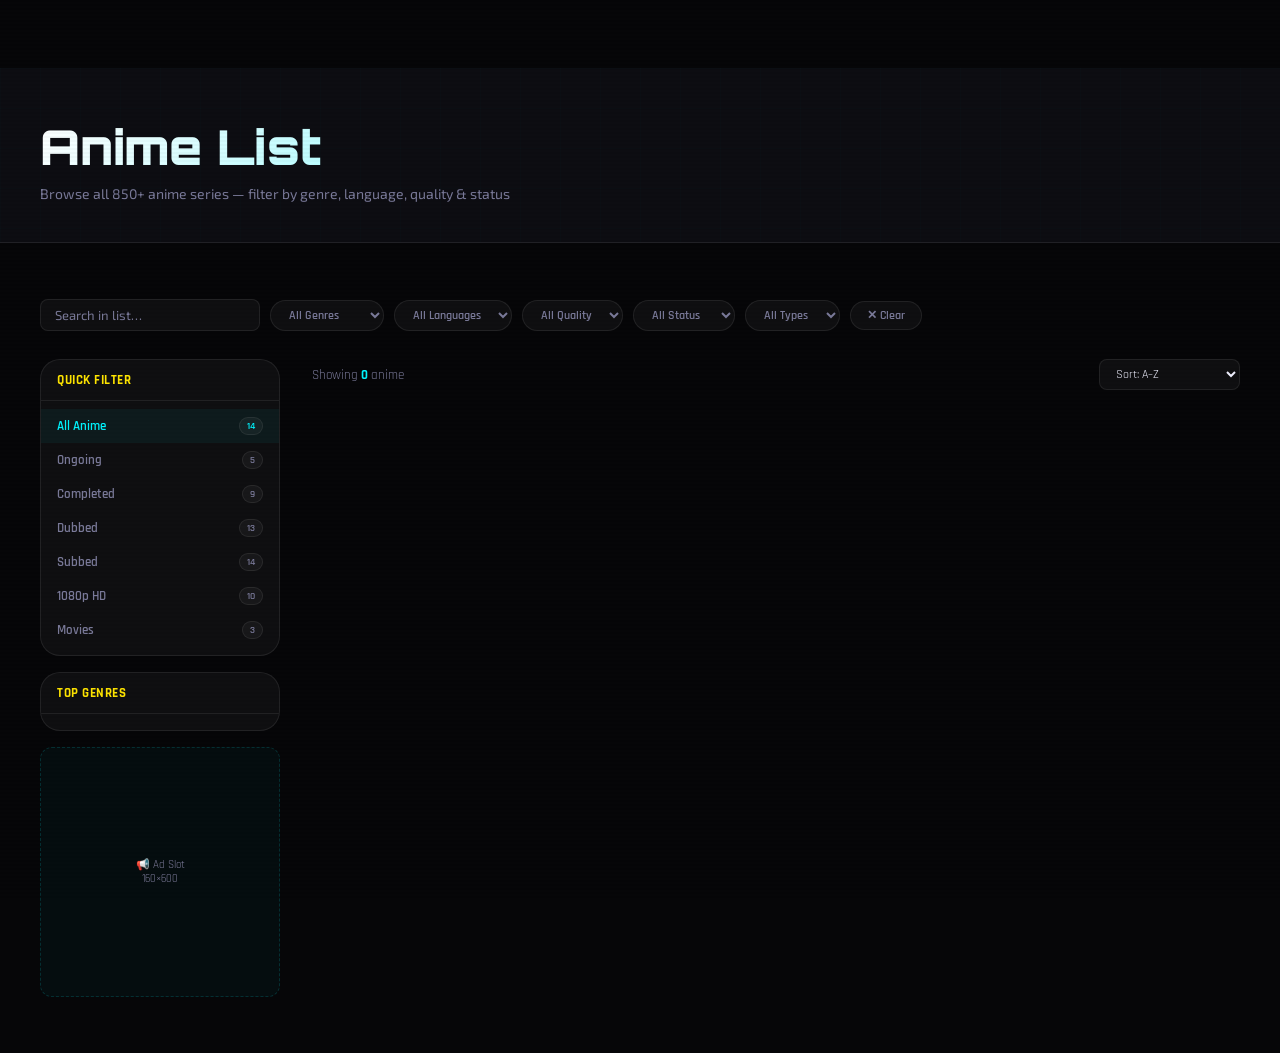
<file: anime-list.html>
<!DOCTYPE html>
<html lang="en">
<head>
<meta charset="UTF-8">
<meta name="viewport" content="width=device-width, initial-scale=1.0">
<title>Anime List – GSP ANIME</title>
<link rel="stylesheet" href="style.css">
<style>
.list-layout{display:grid;grid-template-columns:240px 1fr;gap:32px;}
.sidebar{position:sticky;top:90px;align-self:start;}
.sidebar-card{background:var(--bg-glass);border:1px solid var(--border-glass);border-radius:var(--radius-lg);overflow:hidden;margin-bottom:16px;}
.sidebar-card-title{padding:12px 16px;border-bottom:1px solid var(--border-glass);font-family:var(--font-heading);font-weight:700;font-size:13px;letter-spacing:.5px;text-transform:uppercase;color:var(--neon-yellow);}
.sidebar-links{padding:8px 0;}
.sidebar-link{display:flex;align-items:center;justify-content:space-between;padding:8px 16px;font-family:var(--font-heading);font-size:13px;font-weight:600;color:var(--text-muted);cursor:pointer;transition:all .15s;text-decoration:none;}
.sidebar-link:hover,.sidebar-link.active{color:var(--neon-cyan);background:rgba(0,245,255,.05);}
.sidebar-link .count{font-size:10px;background:var(--bg-glass);border:1px solid var(--border-glass);padding:2px 7px;border-radius:10px;}
.results-header{display:flex;align-items:center;justify-content:space-between;margin-bottom:20px;flex-wrap:wrap;gap:12px;}
.results-count{font-family:var(--font-heading);font-size:13px;color:var(--text-muted);}
.results-count span{color:var(--neon-cyan);font-weight:700;}
.sort-select{background:var(--bg-glass);border:1px solid var(--border-glass);color:var(--text-primary);border-radius:8px;padding:6px 12px;font-family:var(--font-heading);font-size:12px;outline:none;cursor:pointer;}
.sort-select option{background:var(--bg-dark);}
.no-results{text-align:center;padding:60px 20px;color:var(--text-muted);}
.no-results .icon{font-size:48px;margin-bottom:16px;}
.no-results p{font-family:var(--font-heading);font-size:16px;}
@media(max-width:1024px){.list-layout{grid-template-columns:1fr;}.sidebar{position:static;display:flex;gap:12px;flex-wrap:wrap;}.sidebar-card{flex:1;min-width:200px;}}
</style>
</head>
<body>
<div class="scanlines"></div>
<div id="navbar-mount"></div>
<div class="page-wrap">
  <div class="page-hero">
    <div class="cyber-grid-bg"></div>
    <div class="page-hero-title">Anime List</div>
    <div class="page-hero-sub">Browse all 850+ anime series — filter by genre, language, quality & status</div>
  </div>

  <section>
    <div class="filters-wrap">
      <input class="search-input" type="text" id="localSearch" placeholder="Search in list…" style="width:220px;border-radius:8px;">
      <select class="filter-select" id="genreFilter">
        <option value="">All Genres</option>
        <option>Action</option><option>Adventure</option><option>Comedy</option>
        <option>Dark Fantasy</option><option>Drama</option><option>Fantasy</option>
        <option>Historical</option><option>Horror</option><option>Military</option>
        <option>Romance</option><option>Sci-Fi</option><option>Shonen</option>
        <option>Slice of Life</option><option>Superhero</option><option>Supernatural</option>
      </select>
      <select class="filter-select" id="langFilter">
        <option value="">All Languages</option>
        <option value="Sub">Subbed</option>
        <option value="Dub">Dubbed</option>
      </select>
      <select class="filter-select" id="qualityFilter">
        <option value="">All Quality</option>
        <option value="1080p">1080p</option>
        <option value="720p">720p</option>
        <option value="480p">480p</option>
      </select>
      <select class="filter-select" id="statusFilter">
        <option value="">All Status</option>
        <option value="Ongoing">Ongoing</option>
        <option value="Completed">Completed</option>
      </select>
      <select class="filter-select" id="typeFilter">
        <option value="">All Types</option>
        <option value="series">TV Series</option>
        <option value="movie">Movies</option>
      </select>
      <button class="filter-btn" id="clearFilters">✕ Clear</button>
    </div>

    <div class="list-layout">
      <div class="sidebar">
        <div class="sidebar-card">
          <div class="sidebar-card-title">Quick Filter</div>
          <div class="sidebar-links">
            <a class="sidebar-link active" data-qf="all">All Anime <span class="count">14</span></a>
            <a class="sidebar-link" data-qf="ongoing">Ongoing <span class="count">5</span></a>
            <a class="sidebar-link" data-qf="completed">Completed <span class="count">9</span></a>
            <a class="sidebar-link" data-qf="dub">Dubbed <span class="count">13</span></a>
            <a class="sidebar-link" data-qf="sub">Subbed <span class="count">14</span></a>
            <a class="sidebar-link" data-qf="1080p">1080p HD <span class="count">10</span></a>
            <a class="sidebar-link" data-qf="movie">Movies <span class="count">3</span></a>
          </div>
        </div>
        <div class="sidebar-card">
          <div class="sidebar-card-title">Top Genres</div>
          <div class="sidebar-links" id="genreLinks"></div>
        </div>
        <div class="ad-side" style="margin-top:0;">📢 Ad Slot<br>160×600</div>
      </div>

      <div>
        <div class="results-header">
          <div class="results-count">Showing <span id="resultCount">0</span> anime</div>
          <select class="sort-select" id="sortSelect">
            <option value="title">Sort: A–Z</option>
            <option value="rating">Sort: Rating</option>
            <option value="year">Sort: Newest</option>
            <option value="episodes">Sort: Most Episodes</option>
          </select>
        </div>
        <div class="anime-grid" id="animeGrid"></div>
        <div class="no-results" id="noResults" style="display:none;">
          <div class="icon">🔍</div>
          <p>No anime found matching your filters.</p>
        </div>
        <div class="pagination" id="pagination"></div>
      </div>
    </div>
  </section>
</div>
<div id="footer-mount"></div>

<script src="anime-db.js"></script>
<script>
document.getElementById('navbar-mount').innerHTML = renderNavbar('anime-list.html');
document.getElementById('footer-mount').innerHTML = renderFooter();
initShared();

const PAGE_SIZE = 12;
let currentPage = 1;
let filtered = [...ANIME_DB];

// Handle URL params
const urlP = new URLSearchParams(location.search);
if(urlP.get('q')) { document.getElementById('localSearch').value = urlP.get('q'); }
if(urlP.get('lang')) { document.getElementById('langFilter').value = urlP.get('lang'); }
if(urlP.get('type')) { document.getElementById('typeFilter').value = urlP.get('type'); }

function applyFilters() {
  const q = document.getElementById('localSearch').value.toLowerCase();
  const genre = document.getElementById('genreFilter').value;
  const lang = document.getElementById('langFilter').value;
  const quality = document.getElementById('qualityFilter').value;
  const status = document.getElementById('statusFilter').value;
  const type = document.getElementById('typeFilter').value;
  const sort = document.getElementById('sortSelect').value;

  filtered = ANIME_DB.filter(a => {
    if(q && !a.title.toLowerCase().includes(q) && !a.genres.some(g=>g.toLowerCase().includes(q))) return false;
    if(genre && !a.genres.includes(genre)) return false;
    if(lang && !a.language.includes(lang)) return false;
    if(quality && !a.quality.includes(quality)) return false;
    if(status && a.status !== status) return false;
    if(type === 'movie' && !a.isMovie) return false;
    if(type === 'series' && a.isMovie) return false;
    return true;
  });

  if(sort==='rating') filtered.sort((a,b)=>b.rating-a.rating);
  else if(sort==='year') filtered.sort((a,b)=>b.year-a.year);
  else if(sort==='episodes') filtered.sort((a,b)=>b.totalEpisodes-a.totalEpisodes);
  else filtered.sort((a,b)=>a.title.localeCompare(b.title));

  currentPage = 1;
  render();
}

function render() {
  const grid = document.getElementById('animeGrid');
  const start = (currentPage-1)*PAGE_SIZE;
  const page = filtered.slice(start, start+PAGE_SIZE);

  document.getElementById('resultCount').textContent = filtered.length;
  document.getElementById('noResults').style.display = filtered.length ? 'none' : 'block';
  grid.style.display = filtered.length ? 'grid' : 'none';

  grid.innerHTML = page.map(a => renderAnimeCard(a)).join('');

  // Pagination
  const totalPages = Math.ceil(filtered.length / PAGE_SIZE);
  const pg = document.getElementById('pagination');
  if(totalPages <= 1) { pg.innerHTML=''; return; }
  let html = '';
  if(currentPage>1) html += `<button class="page-btn" onclick="goPage(${currentPage-1})">◀</button>`;
  for(let i=Math.max(1,currentPage-2); i<=Math.min(totalPages,currentPage+2); i++)
    html += `<button class="page-btn${i===currentPage?' active':''}" onclick="goPage(${i})">${i}</button>`;
  if(currentPage<totalPages) html += `<button class="page-btn" onclick="goPage(${currentPage+1})">▶</button>`;
  pg.innerHTML = html;
}

function goPage(p) { currentPage=p; render(); window.scrollTo(0,300); }

// Genre links in sidebar
const genres = [...new Set(ANIME_DB.flatMap(a=>a.genres))].sort();
document.getElementById('genreLinks').innerHTML = genres.map(g=>
  `<a class="sidebar-link" onclick="document.getElementById('genreFilter').value='${g}';applyFilters()">${g} <span class="count">${ANIME_DB.filter(a=>a.genres.includes(g)).length}</span></a>`
).join('');

// Quick filter sidebar
document.querySelectorAll('[data-qf]').forEach(el => {
  el.addEventListener('click', function() {
    document.querySelectorAll('[data-qf]').forEach(e=>e.classList.remove('active'));
    this.classList.add('active');
    const qf = this.dataset.qf;
    document.getElementById('langFilter').value='';
    document.getElementById('typeFilter').value='';
    document.getElementById('statusFilter').value='';
    if(qf==='dub') document.getElementById('langFilter').value='Dub';
    else if(qf==='sub') document.getElementById('langFilter').value='Sub';
    else if(qf==='movie') document.getElementById('typeFilter').value='movie';
    else if(qf==='ongoing') document.getElementById('statusFilter').value='Ongoing';
    else if(qf==='completed') document.getElementById('statusFilter').value='Completed';
    if(qf==='1080p') document.getElementById('qualityFilter').value='1080p';
    else document.getElementById('qualityFilter').value='';
    applyFilters();
  });
});

document.getElementById('clearFilters').addEventListener('click', () => {
  ['genreFilter','langFilter','qualityFilter','statusFilter','typeFilter'].forEach(id=>document.getElementById(id).value='');
  document.getElementById('localSearch').value='';
  document.querySelectorAll('[data-qf]').forEach(e=>e.classList.remove('active'));
  document.querySelector('[data-qf="all"]').classList.add('active');
  applyFilters();
});

['localSearch','genreFilter','langFilter','qualityFilter','statusFilter','typeFilter','sortSelect'].forEach(id => {
  document.getElementById(id).addEventListener('change', applyFilters);
  if(id==='localSearch') document.getElementById(id).addEventListener('input', applyFilters);
});

applyFilters();
</script>
</body>
</html>
</file>
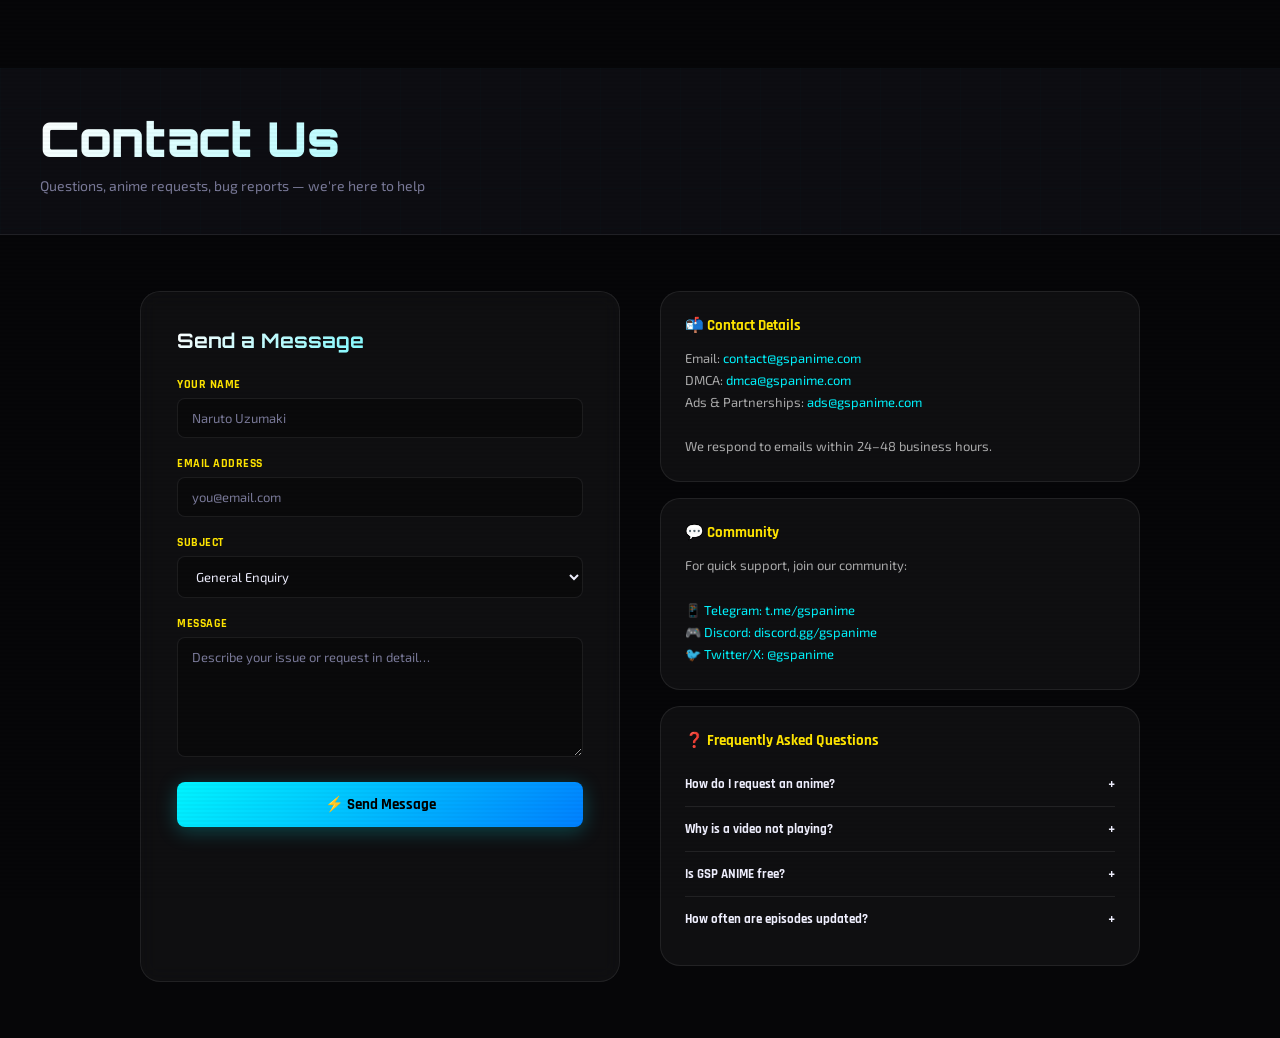
<file: contact.html>
<!DOCTYPE html>
<html lang="en">
<head>
<meta charset="UTF-8"><meta name="viewport" content="width=device-width, initial-scale=1.0">
<title>Contact – GSP ANIME</title>
<link rel="stylesheet" href="style.css">
<style>
.contact-layout{display:grid;grid-template-columns:1fr 1fr;gap:40px;max-width:1000px;margin:0 auto;}
.contact-form-card{background:var(--bg-glass);border:1px solid var(--border-glass);border-radius:var(--radius-lg);padding:36px;backdrop-filter:blur(10px);}
.form-title{font-family:var(--font-display);font-size:20px;font-weight:700;margin-bottom:24px;background:linear-gradient(135deg,#fff,var(--neon-cyan));-webkit-background-clip:text;-webkit-text-fill-color:transparent;}
.form-group{margin-bottom:18px;}
.form-group label{display:block;font-family:var(--font-heading);font-size:12px;font-weight:700;color:var(--neon-yellow);letter-spacing:.5px;text-transform:uppercase;margin-bottom:6px;}
.form-input,.form-textarea,.form-select{width:100%;background:rgba(0,0,0,.3);border:1px solid var(--border-glass);border-radius:8px;padding:11px 14px;color:var(--text-primary);font-family:var(--font-body);font-size:13px;outline:none;transition:border-color .2s;}
.form-input:focus,.form-textarea:focus,.form-select:focus{border-color:var(--neon-cyan);box-shadow:0 0 0 2px rgba(0,245,255,.1);}
.form-input::placeholder,.form-textarea::placeholder{color:var(--text-muted);}
.form-textarea{resize:vertical;min-height:120px;}
.form-select option{background:var(--bg-dark);}
.submit-btn{width:100%;background:linear-gradient(135deg,var(--neon-cyan),#0080FF);color:#000;border:none;border-radius:8px;padding:13px;font-family:var(--font-heading);font-weight:700;font-size:15px;cursor:pointer;transition:all .2s;box-shadow:0 4px 20px rgba(0,245,255,.25);margin-top:4px;}
.submit-btn:hover{transform:translateY(-2px);box-shadow:var(--glow-cyan);}
.success-msg{display:none;background:rgba(0,255,136,.08);border:1px solid rgba(0,255,136,.3);border-radius:var(--radius);padding:16px;text-align:center;font-family:var(--font-heading);font-size:14px;color:#00FF88;margin-top:16px;}
/* Info side */
.info-side{}
.info-card{background:var(--bg-glass);border:1px solid var(--border-glass);border-radius:var(--radius-lg);padding:24px;margin-bottom:16px;}
.info-card h3{font-family:var(--font-heading);font-weight:700;font-size:15px;color:var(--neon-yellow);margin-bottom:12px;display:flex;align-items:center;gap:8px;}
.info-card p,.info-card a{font-size:13px;color:rgba(255,255,255,.65);line-height:1.7;}
.info-card a{color:var(--neon-cyan);}
.info-card a:hover{color:#fff;}
.faq-item{border-bottom:1px solid var(--border-glass);padding:14px 0;}
.faq-item:last-child{border:none;}
.faq-q{font-family:var(--font-heading);font-weight:700;font-size:13px;cursor:pointer;display:flex;justify-content:space-between;align-items:center;transition:color .2s;}
.faq-q:hover{color:var(--neon-cyan);}
.faq-a{font-size:12px;color:rgba(255,255,255,.55);line-height:1.7;margin-top:8px;display:none;}
.faq-item.open .faq-a{display:block;}
.faq-item.open .faq-q{color:var(--neon-cyan);}
@media(max-width:768px){.contact-layout{grid-template-columns:1fr;}.contact-form-card{padding:24px;}}
</style>
</head>
<body>
<div class="scanlines"></div>
<div id="navbar-mount"></div>
<div class="page-wrap">
  <div class="page-hero" style="padding:40px;"><div class="cyber-grid-bg"></div>
    <div class="page-hero-title">Contact Us</div>
    <div class="page-hero-sub">Questions, anime requests, bug reports — we're here to help</div>
  </div>
  <section>
    <div class="contact-layout">
      <div class="contact-form-card">
        <div class="form-title">Send a Message</div>
        <form id="contactForm" onsubmit="return submitForm(event)">
          <div class="form-group">
            <label>Your Name</label>
            <input class="form-input" type="text" placeholder="Naruto Uzumaki" required>
          </div>
          <div class="form-group">
            <label>Email Address</label>
            <input class="form-input" type="email" placeholder="you@email.com" required>
          </div>
          <div class="form-group">
            <label>Subject</label>
            <select class="form-select">
              <option>General Enquiry</option>
              <option>Anime Request</option>
              <option>Report Broken Link</option>
              <option>DMCA / Copyright</option>
              <option>Bug Report</option>
              <option>Partnership / Advertising</option>
              <option>Other</option>
            </select>
          </div>
          <div class="form-group">
            <label>Message</label>
            <textarea class="form-textarea" placeholder="Describe your issue or request in detail…" required></textarea>
          </div>
          <button type="submit" class="submit-btn">⚡ Send Message</button>
        </form>
        <div class="success-msg" id="successMsg">✅ Message sent! We'll get back to you within 24 hours.</div>
      </div>

      <div class="info-side">
        <div class="info-card">
          <h3>📬 Contact Details</h3>
          <p>Email: <a href="mailto:contact@gspanime.com">contact@gspanime.com</a><br>
          DMCA: <a href="mailto:dmca@gspanime.com">dmca@gspanime.com</a><br>
          Ads & Partnerships: <a href="mailto:ads@gspanime.com">ads@gspanime.com</a><br><br>
          We respond to emails within 24–48 business hours.</p>
        </div>
        <div class="info-card">
          <h3>💬 Community</h3>
          <p>For quick support, join our community:<br><br>
          <a href="#">📱 Telegram: t.me/gspanime</a><br>
          <a href="#">🎮 Discord: discord.gg/gspanime</a><br>
          <a href="#">🐦 Twitter/X: @gspanime</a></p>
        </div>
        <div class="info-card">
          <h3>❓ Frequently Asked Questions</h3>
          <div class="faq-item">
            <div class="faq-q" onclick="this.parentElement.classList.toggle('open')">How do I request an anime? <span>+</span></div>
            <div class="faq-a">Use the contact form above with subject "Anime Request" and include the anime name, year, and whether you want Sub or Dub.</div>
          </div>
          <div class="faq-item">
            <div class="faq-q" onclick="this.parentElement.classList.toggle('open')">Why is a video not playing? <span>+</span></div>
            <div class="faq-a">Try switching to a different server using the server buttons below the player. If all servers fail, please report the issue.</div>
          </div>
          <div class="faq-item">
            <div class="faq-q" onclick="this.parentElement.classList.toggle('open')">Is GSP ANIME free? <span>+</span></div>
            <div class="faq-a">Yes, GSP ANIME is completely free to use. No registration or subscription required.</div>
          </div>
          <div class="faq-item">
            <div class="faq-q" onclick="this.parentElement.classList.toggle('open')">How often are episodes updated? <span>+</span></div>
            <div class="faq-a">We aim to index new episodes within hours of their official release. Ongoing series are updated weekly.</div>
          </div>
        </div>
      </div>
    </div>
  </section>
</div>
<div id="footer-mount"></div>
<script src="anime-db.js"></script>
<script>
document.getElementById('navbar-mount').innerHTML = renderNavbar('contact.html');
document.getElementById('footer-mount').innerHTML = renderFooter();
initShared();
function submitForm(e){
  e.preventDefault();
  document.getElementById('successMsg').style.display='block';
  e.target.reset();
  return false;
}
</script>
</body>
</html>
</file>
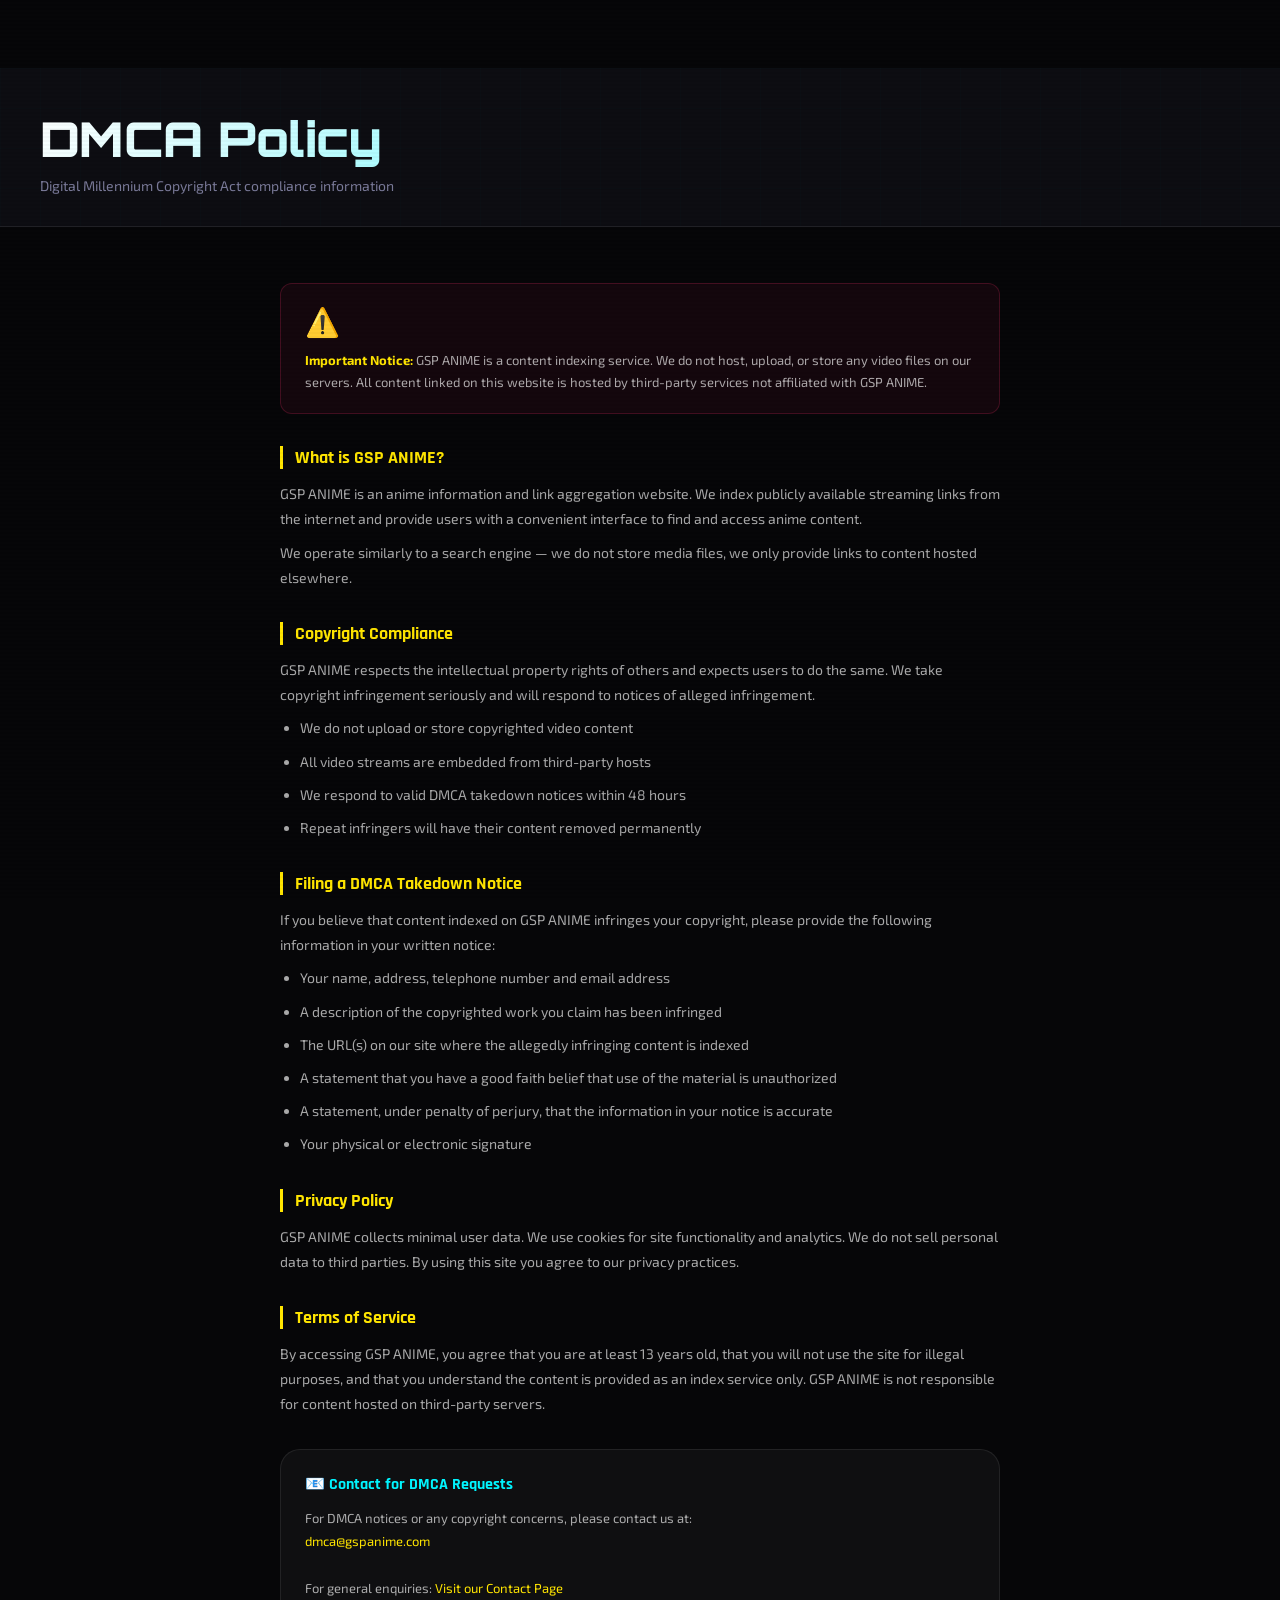
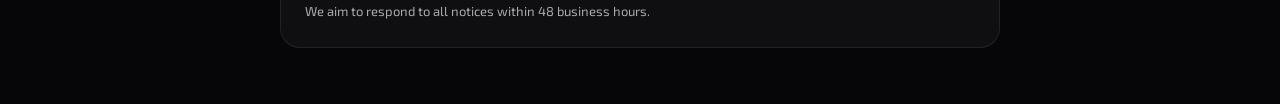
<file: dmca.html>
<!DOCTYPE html>
<html lang="en">
<head>
<meta charset="UTF-8"><meta name="viewport" content="width=device-width, initial-scale=1.0">
<title>DMCA Policy – GSP ANIME</title>
<link rel="stylesheet" href="style.css">
<style>
.legal-wrap{max-width:800px;margin:0 auto;padding:56px 40px;}
.legal-title{font-family:var(--font-display);font-size:32px;font-weight:900;margin-bottom:8px;background:linear-gradient(135deg,#fff,var(--neon-cyan));-webkit-background-clip:text;-webkit-text-fill-color:transparent;}
.legal-date{font-size:12px;color:var(--text-muted);margin-bottom:40px;font-family:var(--font-heading);}
.legal-section{margin-bottom:32px;}
.legal-section h2{font-family:var(--font-heading);font-size:18px;font-weight:700;color:var(--neon-yellow);margin-bottom:12px;padding-left:12px;border-left:3px solid var(--neon-yellow);}
.legal-section p,.legal-section li{font-size:14px;color:rgba(255,255,255,.65);line-height:1.8;margin-bottom:8px;}
.legal-section ul{padding-left:20px;}
.notice-box{background:rgba(255,45,107,.06);border:1px solid rgba(255,45,107,.2);border-radius:var(--radius);padding:20px 24px;margin-bottom:32px;}
.notice-box .icon{font-size:28px;margin-bottom:10px;}
.notice-box p{font-size:13px;color:rgba(255,255,255,.65);line-height:1.7;}
.contact-box{background:var(--bg-glass);border:1px solid var(--border-glass);border-radius:var(--radius-lg);padding:24px;margin-top:32px;}
.contact-box h3{font-family:var(--font-heading);font-size:16px;font-weight:700;color:var(--neon-cyan);margin-bottom:12px;}
.contact-box a{color:var(--neon-yellow);}
@media(max-width:768px){.legal-wrap{padding:36px 20px;}}
</style>
</head>
<body>
<div class="scanlines"></div>
<div id="navbar-mount"></div>
<div class="page-wrap">
  <div class="page-hero" style="padding:40px 40px 32px;">
    <div class="cyber-grid-bg"></div>
    <div class="page-hero-title">DMCA Policy</div>
    <div class="page-hero-sub">Digital Millennium Copyright Act compliance information</div>
  </div>
  <div class="legal-wrap">
    <div class="notice-box">
      <div class="icon">⚠️</div>
      <p><strong style="color:var(--neon-yellow);">Important Notice:</strong> GSP ANIME is a content indexing service. We do not host, upload, or store any video files on our servers. All content linked on this website is hosted by third-party services not affiliated with GSP ANIME.</p>
    </div>

    <div class="legal-section">
      <h2>What is GSP ANIME?</h2>
      <p>GSP ANIME is an anime information and link aggregation website. We index publicly available streaming links from the internet and provide users with a convenient interface to find and access anime content.</p>
      <p>We operate similarly to a search engine — we do not store media files, we only provide links to content hosted elsewhere.</p>
    </div>

    <div class="legal-section">
      <h2>Copyright Compliance</h2>
      <p>GSP ANIME respects the intellectual property rights of others and expects users to do the same. We take copyright infringement seriously and will respond to notices of alleged infringement.</p>
      <ul>
        <li>We do not upload or store copyrighted video content</li>
        <li>All video streams are embedded from third-party hosts</li>
        <li>We respond to valid DMCA takedown notices within 48 hours</li>
        <li>Repeat infringers will have their content removed permanently</li>
      </ul>
    </div>

    <div class="legal-section">
      <h2>Filing a DMCA Takedown Notice</h2>
      <p>If you believe that content indexed on GSP ANIME infringes your copyright, please provide the following information in your written notice:</p>
      <ul>
        <li>Your name, address, telephone number and email address</li>
        <li>A description of the copyrighted work you claim has been infringed</li>
        <li>The URL(s) on our site where the allegedly infringing content is indexed</li>
        <li>A statement that you have a good faith belief that use of the material is unauthorized</li>
        <li>A statement, under penalty of perjury, that the information in your notice is accurate</li>
        <li>Your physical or electronic signature</li>
      </ul>
    </div>

    <div class="legal-section">
      <h2>Privacy Policy</h2>
      <p>GSP ANIME collects minimal user data. We use cookies for site functionality and analytics. We do not sell personal data to third parties. By using this site you agree to our privacy practices.</p>
    </div>

    <div class="legal-section">
      <h2>Terms of Service</h2>
      <p>By accessing GSP ANIME, you agree that you are at least 13 years old, that you will not use the site for illegal purposes, and that you understand the content is provided as an index service only. GSP ANIME is not responsible for content hosted on third-party servers.</p>
    </div>

    <div class="contact-box">
      <h3>📧 Contact for DMCA Requests</h3>
      <p style="font-size:13px;color:rgba(255,255,255,.65);line-height:1.8;">
        For DMCA notices or any copyright concerns, please contact us at:<br>
        <a href="mailto:dmca@gspanime.com">dmca@gspanime.com</a><br><br>
        For general enquiries: <a href="contact.html">Visit our Contact Page</a><br>
        We aim to respond to all notices within 48 business hours.
      </p>
    </div>
  </div>
</div>
<div id="footer-mount"></div>
<script src="anime-db.js"></script>
<script>
document.getElementById('navbar-mount').innerHTML = renderNavbar('dmca.html');
document.getElementById('footer-mount').innerHTML = renderFooter();
initShared();
</script>
</body>
</html>
</file>
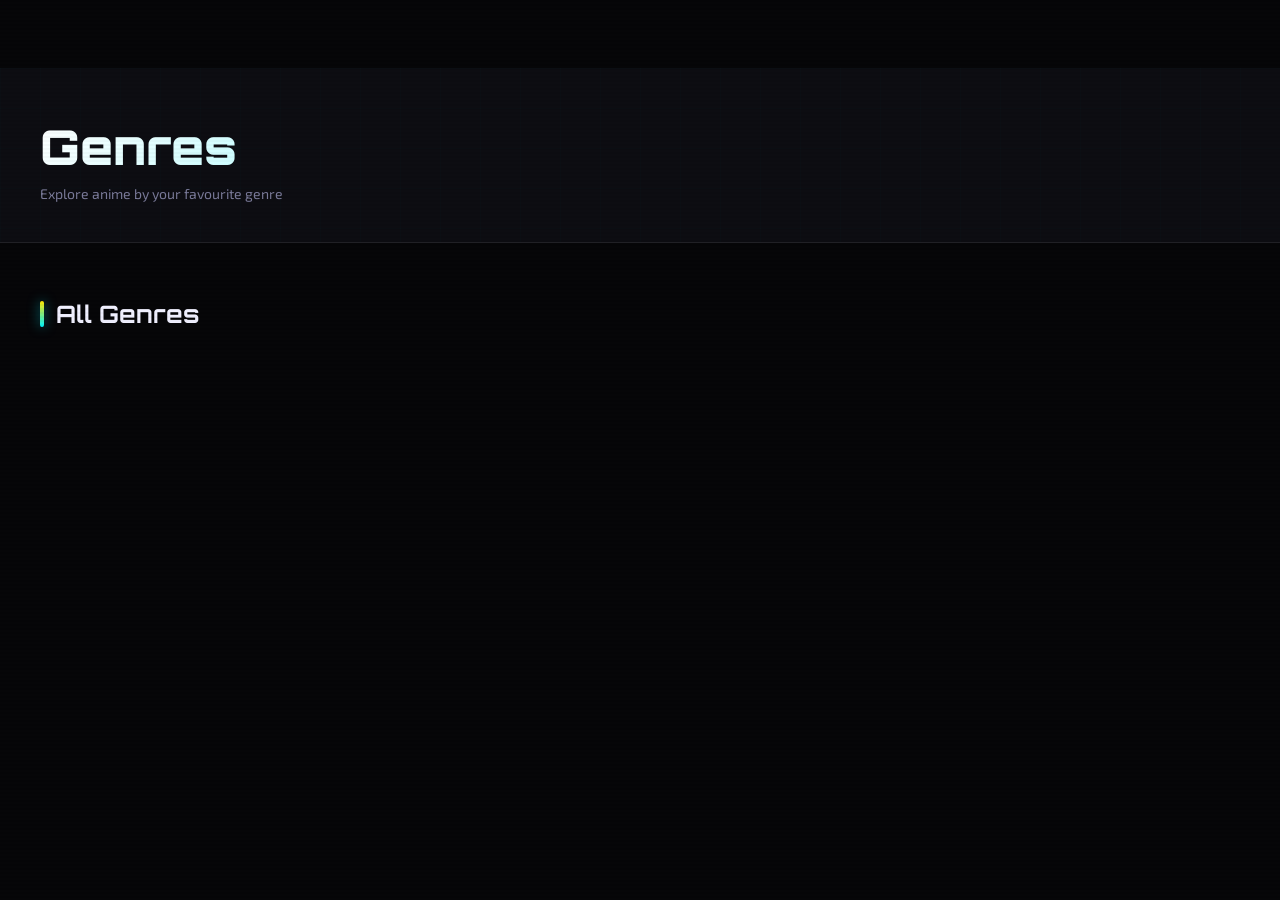
<file: genres.html>
<!DOCTYPE html>
<html lang="en">
<head>
<meta charset="UTF-8">
<meta name="viewport" content="width=device-width, initial-scale=1.0">
<title>Genres – GSP ANIME</title>
<link rel="stylesheet" href="style.css">
<style>
.genres-grid{display:grid;grid-template-columns:repeat(auto-fill,minmax(200px,1fr));gap:16px;margin-bottom:48px;}
.genre-card{background:var(--bg-glass);border:1px solid var(--border-glass);border-radius:var(--radius-lg);padding:20px;cursor:pointer;transition:all .3s;position:relative;overflow:hidden;}
.genre-card::before{content:'';position:absolute;inset:0;background:var(--gc-grad);opacity:0;transition:opacity .3s;}
.genre-card:hover::before{opacity:1;}
.genre-card:hover{border-color:var(--gc-color);transform:translateY(-3px);box-shadow:0 8px 24px rgba(0,0,0,.4),0 0 16px var(--gc-glow);}
.gc-name{font-family:var(--font-display);font-size:15px;font-weight:700;margin-bottom:6px;color:var(--gc-color, var(--text-primary));}
.gc-count{font-size:12px;color:var(--text-muted);}
.gc-emoji{font-size:28px;margin-bottom:10px;display:block;}
</style>
</head>
<body>
<div class="scanlines"></div>
<div id="navbar-mount"></div>
<div class="page-wrap">
  <div class="page-hero">
    <div class="cyber-grid-bg"></div>
    <div class="page-hero-title">Genres</div>
    <div class="page-hero-sub">Explore anime by your favourite genre</div>
  </div>
  <section>
    <div id="selectedGenreSection" style="display:none;margin-bottom:40px;">
      <div class="section-header">
        <h2 class="section-title" id="selectedGenreTitle"></h2>
        <button class="section-link" onclick="clearGenre()">✕ Clear</button>
      </div>
      <div class="anime-grid" id="genreAnimeGrid"></div>
    </div>
    <div class="section-header"><h2 class="section-title">All Genres</h2></div>
    <div class="genres-grid" id="genresGrid"></div>
  </section>
</div>
<div id="footer-mount"></div>
<script src="anime-db.js"></script>
<script>
document.getElementById('navbar-mount').innerHTML = renderNavbar('genres.html');
document.getElementById('footer-mount').innerHTML = renderFooter();
initShared();

const genreData = [
  {name:'Action',emoji:'⚔️',color:'#FF4444',glow:'rgba(255,68,68,.2)',grad:'linear-gradient(135deg,rgba(255,68,68,.08),transparent)'},
  {name:'Adventure',emoji:'🗺️',color:'#FF8C00',glow:'rgba(255,140,0,.2)',grad:'linear-gradient(135deg,rgba(255,140,0,.08),transparent)'},
  {name:'Comedy',emoji:'😂',color:'#FFE500',glow:'rgba(255,229,0,.2)',grad:'linear-gradient(135deg,rgba(255,229,0,.08),transparent)'},
  {name:'Dark Fantasy',emoji:'🌑',color:'#8A2BE2',glow:'rgba(138,43,226,.2)',grad:'linear-gradient(135deg,rgba(138,43,226,.08),transparent)'},
  {name:'Drama',emoji:'🎭',color:'#00BFFF',glow:'rgba(0,191,255,.2)',grad:'linear-gradient(135deg,rgba(0,191,255,.08),transparent)'},
  {name:'Fantasy',emoji:'✨',color:'#00F5FF',glow:'rgba(0,245,255,.2)',grad:'linear-gradient(135deg,rgba(0,245,255,.08),transparent)'},
  {name:'Historical',emoji:'📜',color:'#DAA520',glow:'rgba(218,165,32,.2)',grad:'linear-gradient(135deg,rgba(218,165,32,.08),transparent)'},
  {name:'Horror',emoji:'👻',color:'#FF2D6B',glow:'rgba(255,45,107,.2)',grad:'linear-gradient(135deg,rgba(255,45,107,.08),transparent)'},
  {name:'Military',emoji:'🎖️',color:'#556B2F',glow:'rgba(85,107,47,.2)',grad:'linear-gradient(135deg,rgba(85,107,47,.08),transparent)'},
  {name:'Romance',emoji:'💕',color:'#FF69B4',glow:'rgba(255,105,180,.2)',grad:'linear-gradient(135deg,rgba(255,105,180,.08),transparent)'},
  {name:'Sci-Fi',emoji:'🚀',color:'#00F5FF',glow:'rgba(0,245,255,.2)',grad:'linear-gradient(135deg,rgba(0,245,255,.08),transparent)'},
  {name:'Shonen',emoji:'💪',color:'#FF6B00',glow:'rgba(255,107,0,.2)',grad:'linear-gradient(135deg,rgba(255,107,0,.08),transparent)'},
  {name:'Slice of Life',emoji:'☕',color:'#90EE90',glow:'rgba(144,238,144,.2)',grad:'linear-gradient(135deg,rgba(144,238,144,.08),transparent)'},
  {name:'Superhero',emoji:'🦸',color:'#1E90FF',glow:'rgba(30,144,255,.2)',grad:'linear-gradient(135deg,rgba(30,144,255,.08),transparent)'},
  {name:'Supernatural',emoji:'🌀',color:'#9400D3',glow:'rgba(148,0,211,.2)',grad:'linear-gradient(135deg,rgba(148,0,211,.08),transparent)'},
];

document.getElementById('genresGrid').innerHTML = genreData.map(g => {
  const count = ANIME_DB.filter(a=>a.genres.includes(g.name)).length;
  return `<div class="genre-card" style="--gc-color:${g.color};--gc-glow:${g.glow};--gc-grad:${g.grad};" onclick="selectGenre('${g.name}')">
    <span class="gc-emoji">${g.emoji}</span>
    <div class="gc-name">${g.name}</div>
    <div class="gc-count">${count} series in database</div>
  </div>`;
}).join('');

function selectGenre(name) {
  const list = ANIME_DB.filter(a=>a.genres.includes(name));
  document.getElementById('selectedGenreTitle').textContent = name;
  document.getElementById('genreAnimeGrid').innerHTML = list.length
    ? list.map(a=>renderAnimeCard(a)).join('')
    : '<p style="color:var(--text-muted);font-family:var(--font-heading)">More titles coming soon...</p>';
  document.getElementById('selectedGenreSection').style.display='block';
  document.querySelector('.section-header').scrollIntoView({behavior:'smooth'});
}

function clearGenre() {
  document.getElementById('selectedGenreSection').style.display='none';
}

// Check URL param
const gParam = new URLSearchParams(location.search).get('g');
if(gParam) selectGenre(gParam);
</script>
</body>
</html>
</file>
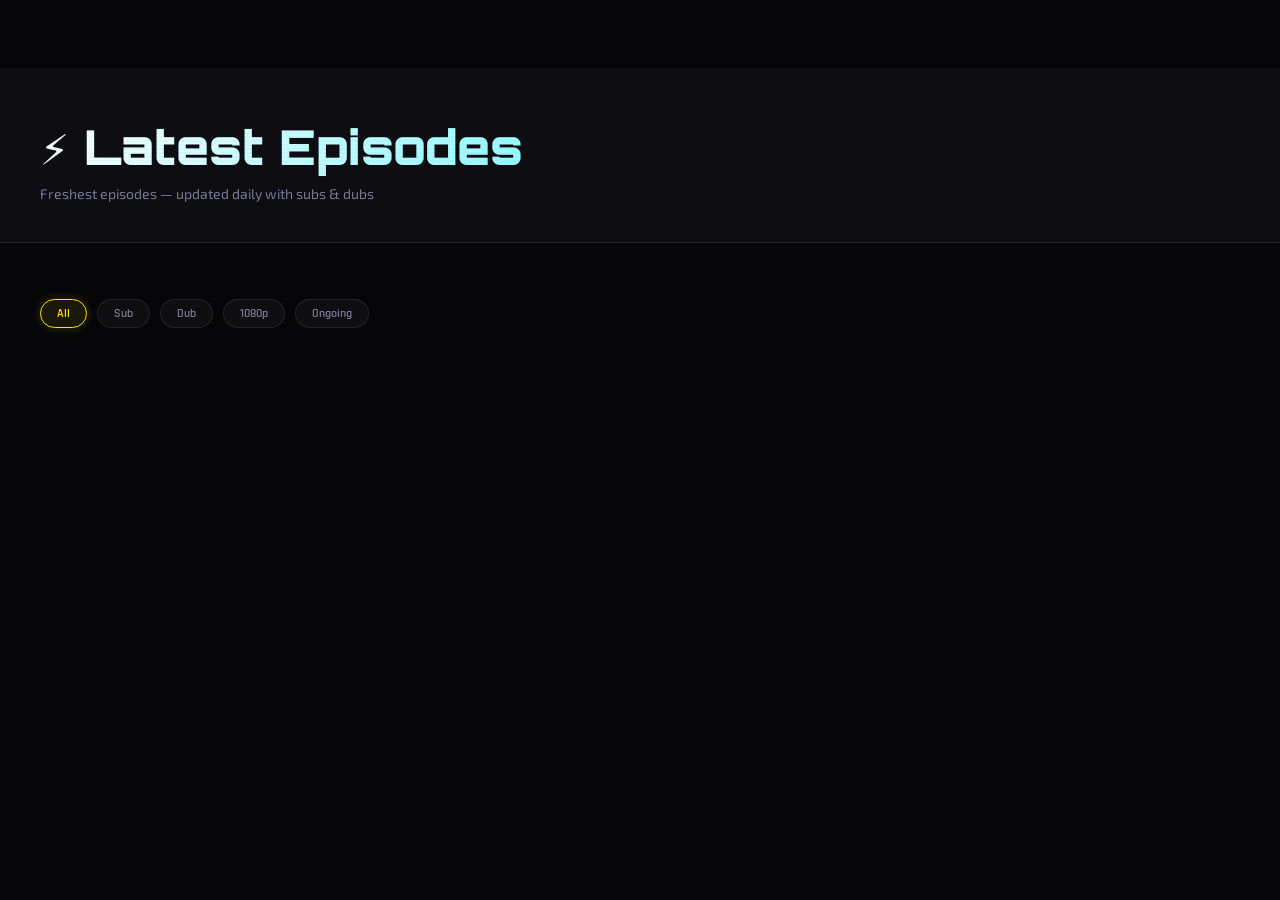
<file: latest.html>
<!DOCTYPE html>
<html lang="en">
<head>
<meta charset="UTF-8"><meta name="viewport" content="width=device-width, initial-scale=1.0">
<title>Latest Episodes – GSP ANIME</title>
<link rel="stylesheet" href="style.css">
<style>
.latest-list{display:flex;flex-direction:column;gap:12px;}
.latest-item{display:flex;gap:16px;background:var(--bg-glass);border:1px solid var(--border-glass);border-radius:var(--radius);overflow:hidden;transition:all .2s;text-decoration:none;}
.latest-item:hover{border-color:rgba(0,245,255,.3);background:rgba(0,245,255,.03);transform:translateX(4px);}
.li-thumb{width:120px;flex-shrink:0;display:flex;align-items:center;justify-content:center;font-size:40px;background:var(--lbg);}
.li-info{padding:14px 16px;flex:1;}
.li-title{font-family:var(--font-heading);font-weight:700;font-size:16px;margin-bottom:6px;}
.li-meta{display:flex;gap:10px;flex-wrap:wrap;margin-bottom:8px;}
.li-meta span{font-family:var(--font-heading);font-size:12px;color:var(--text-muted);}
.li-meta .ep-num{color:var(--neon-cyan);font-weight:700;}
.li-meta .rat{color:var(--neon-yellow);}
.li-desc{font-size:12px;color:rgba(255,255,255,.5);line-height:1.5;}
.li-actions{display:flex;align-items:center;gap:8px;padding:14px 16px;flex-shrink:0;}
.li-time{font-size:10px;color:var(--text-muted);font-family:var(--font-heading);margin-top:8px;}
</style>
</head>
<body>
<div class="scanlines"></div>
<div id="navbar-mount"></div>
<div class="page-wrap">
  <div class="page-hero"><div class="cyber-grid-bg"></div>
    <div class="page-hero-title">⚡ Latest Episodes</div>
    <div class="page-hero-sub">Freshest episodes — updated daily with subs & dubs</div>
  </div>
  <section>
    <div class="filters-wrap">
      <button class="filter-btn active" data-lf="all">All</button>
      <button class="filter-btn" data-lf="sub">Sub</button>
      <button class="filter-btn" data-lf="dub">Dub</button>
      <button class="filter-btn" data-lf="1080p">1080p</button>
      <button class="filter-btn" data-lf="ongoing">Ongoing</button>
    </div>
    <div class="latest-list" id="latestList"></div>
  </section>
</div>
<div id="footer-mount"></div>
<script src="anime-db.js"></script>
<script>
document.getElementById('navbar-mount').innerHTML = renderNavbar('latest.html');
document.getElementById('footer-mount').innerHTML = renderFooter();
initShared();

const times=['2 min ago','14 min ago','1 hr ago','3 hrs ago','5 hrs ago','8 hrs ago','12 hrs ago','Yesterday','2 days ago','3 days ago','4 days ago','5 days ago'];

function renderLatest(list) {
  document.getElementById('latestList').innerHTML = list.map((a,i)=>`
    <a href="player.html?id=${a.id}&ep=${a.currentEp}" class="latest-item">
      <div class="li-thumb" style="--lbg:${a.bg}">${a.emoji}</div>
      <div class="li-info">
        <div class="li-title">${a.title}</div>
        <div class="li-meta">
          <span class="ep-num">EP ${a.currentEp}</span>
          <span class="rat">★ ${a.rating}</span>
          <span>${a.language.join(' / ')}</span>
          <span>${a.quality[0]}</span>
          <span style="color:${a.status==='Ongoing'?'var(--neon-green)':'var(--text-muted)'}">${a.status}</span>
        </div>
        <div class="li-desc">${a.synopsis.substring(0,100)}…</div>
        <div class="li-time">🕐 ${times[i]||'Recently'}</div>
      </div>
      <div class="li-actions">
        <span class="btn-watch" style="padding:8px 14px;font-size:12px;">▶ Watch</span>
      </div>
    </a>`).join('');
}

renderLatest(ANIME_DB.filter(a=>!a.isMovie));

document.querySelectorAll('.filter-btn[data-lf]').forEach(btn=>{
  btn.addEventListener('click',function(){
    document.querySelectorAll('.filter-btn[data-lf]').forEach(b=>b.classList.remove('active'));
    this.classList.add('active');
    const f=this.dataset.lf;
    let list=ANIME_DB.filter(a=>!a.isMovie);
    if(f==='sub') list=list.filter(a=>a.language.includes('Sub'));
    else if(f==='dub') list=list.filter(a=>a.language.includes('Dub'));
    else if(f==='1080p') list=list.filter(a=>a.quality.includes('1080p'));
    else if(f==='ongoing') list=list.filter(a=>a.status==='Ongoing');
    renderLatest(list);
  });
});
</script>
</body>
</html>
</file>
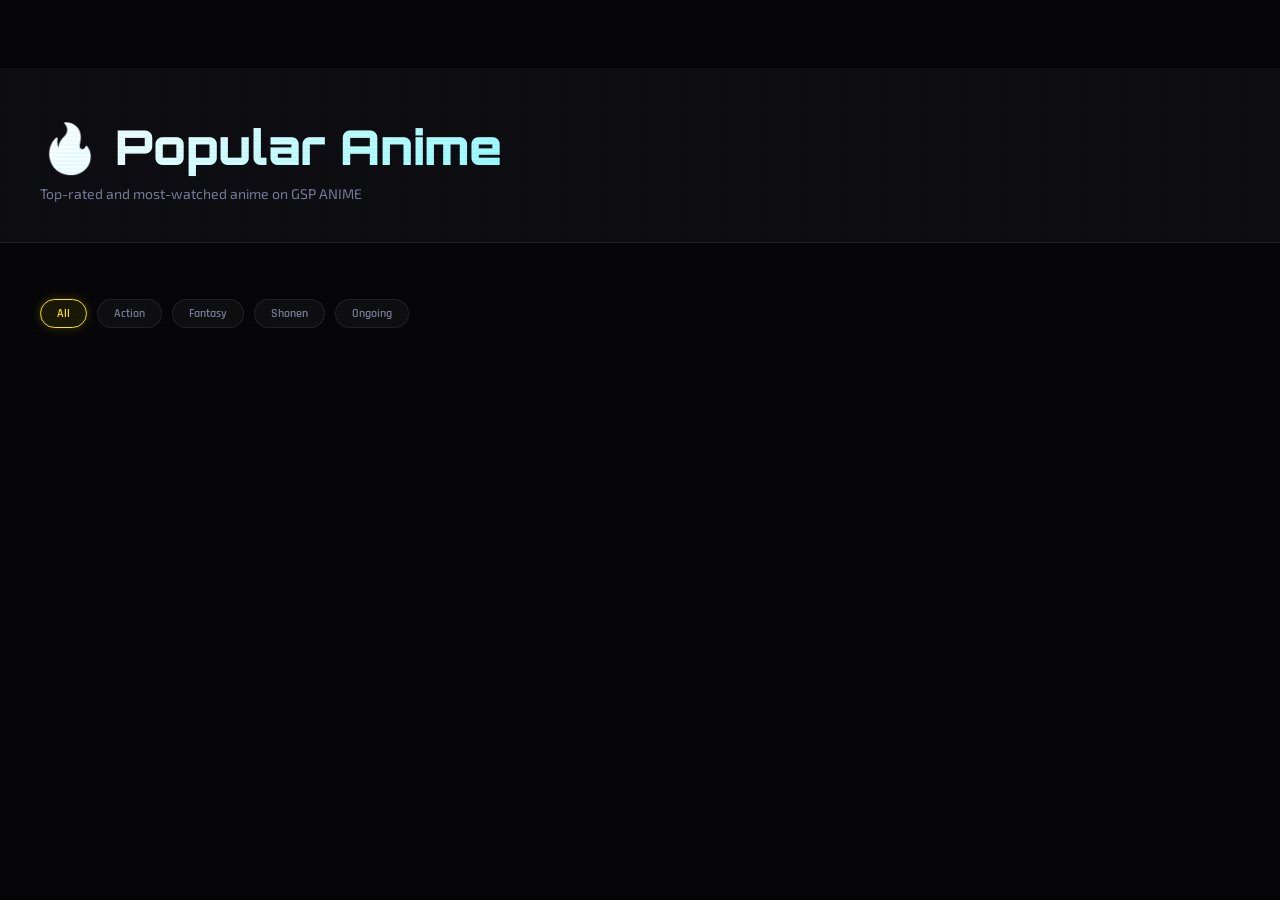
<file: popular.html>
<!DOCTYPE html>
<html lang="en">
<head>
<meta charset="UTF-8"><meta name="viewport" content="width=device-width, initial-scale=1.0">
<title>Popular Anime – GSP ANIME</title>
<link rel="stylesheet" href="style.css">
<style>
.trending-big{display:grid;grid-template-columns:repeat(auto-fill,minmax(220px,1fr));gap:24px;}
.trend-card-big{position:relative;border-radius:var(--radius-lg);overflow:hidden;cursor:pointer;aspect-ratio:2/3;transition:transform .3s;display:block;}
.trend-card-big:hover{transform:scale(1.03);}
.trend-bg{position:absolute;inset:0;display:flex;align-items:center;justify-content:center;font-size:80px;}
.trend-overlay{position:absolute;inset:0;background:linear-gradient(to top,rgba(0,0,0,.92) 40%,transparent);}
.trend-content{position:absolute;bottom:0;left:0;right:0;padding:18px;}
.trend-rank-badge{position:absolute;top:12px;left:12px;font-family:var(--font-display);font-size:12px;font-weight:900;background:rgba(0,0,0,.7);border:1px solid rgba(255,229,0,.4);color:var(--neon-yellow);padding:4px 9px;border-radius:6px;}
.rating-badge-abs{position:absolute;top:12px;right:12px;background:rgba(0,0,0,.7);border:1px solid rgba(255,229,0,.4);border-radius:6px;padding:4px 8px;font-family:var(--font-display);font-size:11px;font-weight:700;color:var(--neon-yellow);}
.trend-title{font-family:var(--font-heading);font-weight:700;font-size:15px;margin-bottom:6px;}
.trend-tags{display:flex;gap:6px;flex-wrap:wrap;}
</style>
</head>
<body>
<div class="scanlines"></div>
<div id="navbar-mount"></div>
<div class="page-wrap">
  <div class="page-hero"><div class="cyber-grid-bg"></div>
    <div class="page-hero-title">🔥 Popular Anime</div>
    <div class="page-hero-sub">Top-rated and most-watched anime on GSP ANIME</div>
  </div>
  <section>
    <div class="filters-wrap">
      <button class="filter-btn active" data-f="all">All</button>
      <button class="filter-btn" data-f="action">Action</button>
      <button class="filter-btn" data-f="fantasy">Fantasy</button>
      <button class="filter-btn" data-f="shonen">Shonen</button>
      <button class="filter-btn" data-f="ongoing">Ongoing</button>
    </div>
    <div class="trending-big" id="popularGrid"></div>
  </section>
</div>
<div id="footer-mount"></div>
<script src="anime-db.js"></script>
<script>
document.getElementById('navbar-mount').innerHTML = renderNavbar('popular.html');
document.getElementById('footer-mount').innerHTML = renderFooter();
initShared();

function renderPopular(list) {
  document.getElementById('popularGrid').innerHTML = list
    .sort((a,b)=>b.rating-a.rating)
    .map((a,i)=>`
    <a href="detail.html?id=${a.id}" class="trend-card-big">
      <div class="trend-bg" style="background:${a.bg}">${a.emoji}</div>
      <div class="trend-overlay"></div>
      <div class="trend-rank-badge">#${i+1}</div>
      <div class="rating-badge-abs">★ ${a.rating}</div>
      <div class="trend-content">
        <div class="trend-title">${a.title}</div>
        <div class="trend-tags">${a.genres.slice(0,2).map(g=>`<span class="tag">${g}</span>`).join('')}
          <span class="tag" style="border-color:${a.status==='Ongoing'?'rgba(0,255,136,.3)':'rgba(255,255,255,.15)'};color:${a.status==='Ongoing'?'#00FF88':'var(--text-muted)'}">${a.status}</span>
        </div>
      </div>
    </a>`).join('');
}

renderPopular(ANIME_DB);

document.querySelectorAll('.filter-btn[data-f]').forEach(btn=>{
  btn.addEventListener('click',function(){
    document.querySelectorAll('.filter-btn[data-f]').forEach(b=>b.classList.remove('active'));
    this.classList.add('active');
    const f=this.dataset.f;
    let list=ANIME_DB;
    if(f==='action') list=ANIME_DB.filter(a=>a.genres.includes('Action'));
    else if(f==='fantasy') list=ANIME_DB.filter(a=>a.genres.some(g=>g.includes('Fantasy')));
    else if(f==='shonen') list=ANIME_DB.filter(a=>a.genres.includes('Shonen'));
    else if(f==='ongoing') list=ANIME_DB.filter(a=>a.status==='Ongoing');
    renderPopular(list);
  });
});
</script>
</body>
</html>
</file>
<file: style.css>
/* ============================================
   GSP ANIME — SHARED STYLESHEET
   ============================================ */
@import url('https://fonts.googleapis.com/css2?family=Orbitron:wght@400;600;700;900&family=Rajdhani:wght@400;500;600;700&family=Exo+2:wght@300;400;600;700&display=swap');

:root {
  --neon-yellow: #FFE500;
  --neon-cyan: #00F5FF;
  --neon-pink: #FF2D6B;
  --neon-green: #00FF88;
  --bg-black: #060608;
  --bg-dark: #0D0D12;
  --bg-card: #12121A;
  --bg-glass: rgba(255,255,255,0.04);
  --border-glass: rgba(255,255,255,0.08);
  --text-primary: #F0F0FF;
  --text-muted: #7A7A99;
  --glow-yellow: 0 0 20px rgba(255,229,0,0.5), 0 0 60px rgba(255,229,0,0.2);
  --glow-cyan: 0 0 20px rgba(0,245,255,0.5), 0 0 60px rgba(0,245,255,0.2);
  --glow-pink: 0 0 20px rgba(255,45,107,0.5);
  --font-display: 'Orbitron', monospace;
  --font-heading: 'Rajdhani', sans-serif;
  --font-body: 'Exo 2', sans-serif;
  --radius: 12px;
  --radius-lg: 20px;
}
*{margin:0;padding:0;box-sizing:border-box;}
html{scroll-behavior:smooth;}
body{background:var(--bg-black);color:var(--text-primary);font-family:var(--font-body);overflow-x:hidden;}
::-webkit-scrollbar{width:6px;}
::-webkit-scrollbar-track{background:var(--bg-dark);}
::-webkit-scrollbar-thumb{background:var(--neon-cyan);border-radius:3px;}
a{color:inherit;text-decoration:none;}

/* SCANLINES */
.scanlines{position:fixed;inset:0;z-index:9999;background:repeating-linear-gradient(0deg,transparent,transparent 2px,rgba(0,0,0,0.025) 2px,rgba(0,0,0,0.025) 4px);pointer-events:none;}

/* CYBER GRID */
.cyber-grid-bg{position:absolute;inset:0;background-image:linear-gradient(rgba(0,245,255,0.04) 1px,transparent 1px),linear-gradient(90deg,rgba(0,245,255,0.04) 1px,transparent 1px);background-size:40px 40px;opacity:.5;pointer-events:none;}

/* ============ NAVBAR ============ */
.navbar{position:fixed;top:0;left:0;right:0;z-index:1000;background:rgba(6,6,8,0.92);backdrop-filter:blur(20px);border-bottom:1px solid var(--border-glass);padding:0 24px;height:68px;display:flex;align-items:center;gap:20px;transition:background .3s;}
.nav-logo{flex-shrink:0;display:flex;align-items:center;gap:10px;}
.logo-icon{width:40px;height:40px;background:linear-gradient(135deg,var(--neon-yellow),var(--neon-cyan));border-radius:8px;display:flex;align-items:center;justify-content:center;font-family:var(--font-display);font-weight:900;font-size:13px;color:#000;box-shadow:var(--glow-cyan);position:relative;overflow:hidden;}
.logo-icon::before{content:'';position:absolute;inset:0;background:linear-gradient(45deg,transparent 30%,rgba(255,255,255,.3) 50%,transparent 70%);transform:translateX(-100%);animation:shimmer 3s infinite;}
@keyframes shimmer{to{transform:translateX(200%);}}
.logo-text{font-family:var(--font-display);font-weight:900;font-size:18px;background:linear-gradient(90deg,var(--neon-yellow),var(--neon-cyan));-webkit-background-clip:text;-webkit-text-fill-color:transparent;letter-spacing:2px;filter:drop-shadow(0 0 10px rgba(0,245,255,.6));}
.nav-menu{display:flex;align-items:center;gap:2px;list-style:none;flex:1;overflow-x:auto;scrollbar-width:none;}
.nav-menu::-webkit-scrollbar{display:none;}
.nav-menu a{display:block;padding:6px 11px;color:var(--text-muted);font-family:var(--font-heading);font-weight:600;font-size:13px;letter-spacing:.5px;border-radius:6px;transition:all .2s;white-space:nowrap;}
.nav-menu a:hover,.nav-menu a.active{color:var(--neon-cyan);background:rgba(0,245,255,.08);text-shadow:0 0 12px rgba(0,245,255,.6);}
.nav-actions{display:flex;align-items:center;gap:10px;flex-shrink:0;position:relative;}
.search-wrap{position:relative;}
.search-input{background:var(--bg-glass);border:1px solid var(--border-glass);border-radius:24px;padding:7px 36px 7px 14px;color:var(--text-primary);font-family:var(--font-body);font-size:13px;outline:none;width:200px;transition:all .3s;}
.search-input:focus{width:260px;border-color:var(--neon-cyan);box-shadow:0 0 0 2px rgba(0,245,255,.15);}
.search-input::placeholder{color:var(--text-muted);}
.search-icon{position:absolute;right:12px;top:50%;transform:translateY(-50%);color:var(--text-muted);font-size:14px;pointer-events:none;}
.search-dropdown{position:absolute;top:calc(100% + 8px);left:0;right:0;background:var(--bg-dark);border:1px solid var(--border-glass);border-radius:12px;overflow:hidden;max-height:320px;overflow-y:auto;z-index:200;display:none;}
.search-dropdown.show{display:block;}
.search-item{display:flex;align-items:center;gap:10px;padding:10px 14px;cursor:pointer;transition:background .15s;}
.search-item:hover{background:rgba(0,245,255,.06);}
.search-item-icon{font-size:24px;width:36px;height:36px;display:flex;align-items:center;justify-content:center;background:var(--bg-card);border-radius:6px;flex-shrink:0;}
.search-item-info .title{font-family:var(--font-heading);font-weight:700;font-size:13px;}
.search-item-info .sub{font-size:11px;color:var(--text-muted);}
.btn-login{background:linear-gradient(135deg,var(--neon-yellow),#FF8C00);color:#000;border:none;border-radius:8px;padding:7px 16px;font-family:var(--font-heading);font-weight:700;font-size:13px;letter-spacing:.5px;cursor:pointer;transition:all .2s;box-shadow:0 0 16px rgba(255,229,0,.3);}
.btn-login:hover{transform:translateY(-1px);box-shadow:var(--glow-yellow);}
.hamburger{display:none;flex-direction:column;gap:5px;background:none;border:none;cursor:pointer;padding:4px;}
.hamburger span{display:block;width:22px;height:2px;background:var(--text-primary);border-radius:2px;}

/* ============ LAYOUT ============ */
.page-wrap{margin-top:68px;min-height:calc(100vh - 68px);}
section{padding:56px 40px;}
.section-header{display:flex;align-items:center;justify-content:space-between;margin-bottom:28px;}
.section-title{font-family:var(--font-display);font-size:clamp(16px,2.2vw,24px);font-weight:700;display:flex;align-items:center;gap:12px;}
.section-title::before{content:'';display:block;width:4px;height:26px;background:linear-gradient(to bottom,var(--neon-yellow),var(--neon-cyan));border-radius:2px;box-shadow:0 0 12px rgba(0,245,255,.5);}
.section-link{font-family:var(--font-heading);font-weight:600;font-size:13px;color:var(--neon-cyan);border:1px solid rgba(0,245,255,.3);padding:5px 14px;border-radius:20px;transition:all .2s;}
.section-link:hover{background:rgba(0,245,255,.1);box-shadow:0 0 12px rgba(0,245,255,.3);}
.neon-divider{height:1px;background:linear-gradient(90deg,transparent,var(--neon-cyan),var(--neon-yellow),transparent);opacity:.2;margin:0;}

/* ============ BUTTONS ============ */
.btn-watch{display:inline-flex;align-items:center;gap:8px;background:linear-gradient(135deg,var(--neon-yellow),#FF8C00);color:#000;border:none;border-radius:8px;padding:12px 28px;font-family:var(--font-heading);font-weight:700;font-size:15px;letter-spacing:.5px;cursor:pointer;transition:all .3s;box-shadow:0 4px 24px rgba(255,229,0,.35);}
.btn-watch:hover{transform:translateY(-2px) scale(1.02);box-shadow:var(--glow-yellow);}
.btn-info{display:inline-flex;align-items:center;gap:8px;background:rgba(255,255,255,.08);border:1px solid rgba(255,255,255,.15);color:#fff;border-radius:8px;padding:12px 24px;font-family:var(--font-heading);font-weight:600;font-size:15px;cursor:pointer;transition:all .3s;backdrop-filter:blur(8px);}
.btn-info:hover{border-color:var(--neon-cyan);color:var(--neon-cyan);background:rgba(0,245,255,.08);box-shadow:0 0 20px rgba(0,245,255,.2);}
.btn-server{background:var(--bg-glass);border:1px solid var(--border-glass);color:var(--text-primary);border-radius:8px;padding:9px 18px;cursor:pointer;font-family:var(--font-heading);font-weight:600;font-size:13px;transition:all .2s;display:inline-flex;align-items:center;gap:6px;}
.btn-server:hover,.btn-server.active{border-color:var(--neon-cyan);color:var(--neon-cyan);background:rgba(0,245,255,.08);box-shadow:0 0 16px rgba(0,245,255,.2);}
.btn-dl{background:linear-gradient(135deg,rgba(255,45,107,.15),rgba(255,45,107,.05));border:1px solid rgba(255,45,107,.4);color:var(--neon-pink);border-radius:8px;padding:9px 18px;cursor:pointer;font-family:var(--font-heading);font-weight:600;font-size:13px;transition:all .2s;display:inline-flex;align-items:center;gap:6px;}
.btn-dl:hover{box-shadow:var(--glow-pink);transform:translateY(-1px);}

/* ============ REFINED ANIME CARD ============ */
.anime-card {
  flex: 0 0 180px;
  position: relative;
  border-radius: 12px;
  overflow: hidden;
  cursor: pointer;
  background: #12121a; /* Dark base prevents "flashing" while images load */
  transition: all 0.4s cubic-bezier(0.175, 0.885, 0.32, 1.275);
  display: flex;
  flex-direction: column;
  box-shadow: 0 10px 20px rgba(0, 0, 0, 0.4);
  border: 1px solid rgba(255, 255, 255, 0.05);
  will-change: transform; /* Boosts mobile/browser performance */
}

.anime-card:hover {
  transform: scale(1.05) translateY(-8px);
  border-color: var(--neon-cyan);
  box-shadow: 0 15px 30px rgba(0, 245, 255, 0.2);
}

.card-thumb {
  width: 100%;
  aspect-ratio: 2/3;
  position: relative;
  overflow: hidden;
  background: #000;
}

/* Superior Image Quality Logic */
.card-thumb-img {
  position: absolute;
  inset: 0;
  width: 100%;
  height: 100%;
  object-fit: cover;
  object-position: top center;
  transition: transform 0.6s ease;
  z-index: 1;
  /* Prevents blurriness on scale */
  image-rendering: -webkit-optimize-contrast; 
}

.anime-card:hover .card-thumb-img {
  transform: scale(1.12);
}

/* Gradient Mask for Depth */
.card-thumb::after {
  content: '';
  position: absolute;
  inset: 0;
  background: linear-gradient(to top, rgba(6, 6, 8, 1) 0%, rgba(6, 6, 8, 0) 40%);
  z-index: 2;
  transition: opacity 0.3s;
}

/* High-Quality Badge Styling */
.quality-badge, .ep-badge {
  position: absolute;
  top: 10px;
  z-index: 10;
  padding: 3px 8px;
  border-radius: 6px;
  font-family: var(--font-display);
  font-size: 10px;
  font-weight: 800;
  letter-spacing: 0.5px;
  backdrop-filter: blur(8px);
  box-shadow: 0 4px 10px rgba(0,0,0,0.5);
}

.quality-badge { right: 10px; background: var(--neon-yellow); color: #000; }
.quality-badge.hd { background: var(--neon-cyan); }
.ep-badge { left: 10px; background: rgba(0, 0, 0, 0.7); color: #fff; border: 1px solid rgba(255,255,255,0.1); }

/* Glass-morphism Info Section */
.card-info {
  padding: 12px 10px;
  background: linear-gradient(to bottom, rgba(18, 18, 26, 0.8), #12121a);
  backdrop-filter: blur(10px);
  border-top: 1px solid rgba(255, 255, 255, 0.05);
  z-index: 3;
}

.card-title {
  font-family: var(--font-heading);
  font-weight: 700;
  font-size: 14px;
  color: #fff;
  white-space: nowrap;
  overflow: hidden;
  text-overflow: ellipsis;
  margin-bottom: 5px;
  text-shadow: 0 2px 4px rgba(0,0,0,0.5);
}

.card-sub {
  font-size: 11px;
  color: var(--text-muted);
  display: flex;
  align-items: center;
  justify-content: space-between;
}

/* ============ GENRE CHIP ============ */
.genre-chip{font-family:var(--font-heading);font-size:11px;font-weight:600;padding:3px 10px;border-radius:20px;border:1px solid rgba(0,245,255,.3);color:var(--neon-cyan);background:rgba(0,245,255,.06);}
.tag{font-size:10px;font-family:var(--font-heading);font-weight:600;padding:2px 8px;border-radius:20px;border:1px solid rgba(255,255,255,.15);color:var(--text-muted);}

/* ============ LIVE BADGE ============ */
.live-badge{display:inline-flex;align-items:center;gap:5px;background:rgba(255,45,107,.15);border:1px solid rgba(255,45,107,.4);border-radius:20px;padding:3px 10px;font-family:var(--font-display);font-size:9px;font-weight:700;color:var(--neon-pink);letter-spacing:1px;}
.live-dot{width:6px;height:6px;border-radius:50%;background:var(--neon-pink);animation:pulse 1s infinite;}
@keyframes pulse{0%,100%{opacity:1}50%{opacity:.3}}

/* ============ PAGE HEADER HERO ============ */
.page-hero{background:var(--bg-dark);padding:48px 40px 40px;border-bottom:1px solid var(--border-glass);position:relative;overflow:hidden;}
.page-hero .cyber-grid-bg{opacity:.3;}
.page-hero-title{font-family:var(--font-display);font-size:clamp(24px,4vw,48px);font-weight:900;background:linear-gradient(135deg,#fff,var(--neon-cyan));-webkit-background-clip:text;-webkit-text-fill-color:transparent;margin-bottom:8px;position:relative;}
.page-hero-sub{color:var(--text-muted);font-size:14px;position:relative;}

/* ============ FILTERS ============ */
.filters-wrap{display:flex;gap:10px;flex-wrap:wrap;margin-bottom:28px;align-items:center;}
.filter-btn{background:var(--bg-glass);border:1px solid var(--border-glass);color:var(--text-muted);border-radius:20px;padding:6px 16px;cursor:pointer;font-family:var(--font-heading);font-weight:600;font-size:12px;transition:all .2s;}
.filter-btn:hover,.filter-btn.active{border-color:var(--neon-yellow);color:var(--neon-yellow);background:rgba(255,229,0,.08);box-shadow:0 0 10px rgba(255,229,0,.2);}
.filter-select{background:var(--bg-glass);border:1px solid var(--border-glass);color:var(--text-muted);border-radius:20px;padding:6px 14px;font-family:var(--font-heading);font-weight:600;font-size:12px;outline:none;cursor:pointer;transition:border-color .2s;}
.filter-select:focus{border-color:var(--neon-cyan);}
.filter-select option{background:var(--bg-dark);color:var(--text-primary);}

/* ============ ANIME GRID (pages) ============ */
.anime-grid{display:grid;grid-template-columns:repeat(auto-fill,minmax(170px,1fr));gap:20px;}
.anime-grid .anime-card{flex:none;}

/* ============ PAGINATION ============ */
.pagination{display:flex;align-items:center;justify-content:center;gap:8px;margin-top:48px;flex-wrap:wrap;}
.page-btn{background:var(--bg-glass);border:1px solid var(--border-glass);color:var(--text-muted);border-radius:8px;width:38px;height:38px;display:flex;align-items:center;justify-content:center;cursor:pointer;font-family:var(--font-heading);font-weight:600;font-size:14px;transition:all .2s;}
.page-btn:hover,.page-btn.active{border-color:var(--neon-cyan);color:var(--neon-cyan);background:rgba(0,245,255,.08);box-shadow:0 0 12px rgba(0,245,255,.2);}

/* ============ AD BANNERS ============ */
.ad-banner{background:linear-gradient(90deg,rgba(255,229,0,.04),rgba(0,245,255,.04));border:1px dashed rgba(255,229,0,.15);border-radius:var(--radius);padding:16px 24px;text-align:center;margin:0 40px 28px;font-size:11px;color:var(--text-muted);font-family:var(--font-heading);letter-spacing:.5px;}
.ad-side{background:rgba(0,245,255,.03);border:1px dashed rgba(0,245,255,.15);border-radius:var(--radius);padding:12px;text-align:center;font-size:11px;color:var(--text-muted);font-family:var(--font-heading);min-height:250px;display:flex;align-items:center;justify-content:center;}

/* ============ FOOTER ============ */
footer{background:#040405;border-top:1px solid var(--border-glass);padding:56px 40px 24px;}
.footer-top{display:grid;grid-template-columns:1.5fr 1fr 1fr 1fr;gap:40px;margin-bottom:40px;}
.footer-brand .logo-text{font-size:22px;display:inline-block;margin-bottom:14px;}
.footer-desc{font-size:13px;color:var(--text-muted);line-height:1.7;margin-bottom:20px;}
.social-icons{display:flex;gap:10px;}
.social-btn{width:36px;height:36px;background:var(--bg-glass);border:1px solid var(--border-glass);border-radius:8px;display:flex;align-items:center;justify-content:center;font-size:15px;cursor:pointer;transition:all .2s;}
.social-btn:hover{border-color:var(--neon-cyan);background:rgba(0,245,255,.1);box-shadow:0 0 12px rgba(0,245,255,.3);transform:translateY(-2px);}
.footer-col h4{font-family:var(--font-heading);font-weight:700;font-size:14px;color:var(--neon-yellow);margin-bottom:16px;letter-spacing:.5px;text-transform:uppercase;}
.footer-links{list-style:none;}
.footer-links li{margin-bottom:9px;}
.footer-links a{font-size:13px;color:var(--text-muted);display:flex;align-items:center;gap:6px;transition:color .2s;}
.footer-links a::before{content:'›';color:var(--neon-cyan);}
.footer-links a:hover{color:var(--neon-cyan);}
.footer-disclaimer{background:rgba(255,229,0,.04);border:1px solid rgba(255,229,0,.1);border-radius:var(--radius);padding:16px 20px;font-size:11px;color:var(--text-muted);line-height:1.7;margin-bottom:32px;}
.footer-disclaimer strong{color:var(--neon-yellow);}
.footer-bottom{border-top:1px solid var(--border-glass);padding-top:20px;display:flex;align-items:center;justify-content:space-between;flex-wrap:wrap;gap:12px;}
.footer-copy{font-size:12px;color:var(--text-muted);}
.footer-copy span{color:var(--neon-cyan);}

/* ============ ANIMATIONS ============ */
@keyframes fadeInUp{from{opacity:0;transform:translateY(28px)}to{opacity:1;transform:translateY(0)}}
.fade-up{animation:fadeInUp .6s ease forwards;}

/* ============ RESPONSIVE ============ */
@media(max-width:1024px){.footer-top{grid-template-columns:1fr 1fr;}}
@media(max-width:768px){section{padding:40px 20px;}.page-hero{padding:36px 20px 28px;}.ad-banner{margin:0 20px 20px;}.footer-top{grid-template-columns:1fr;gap:24px;}footer{padding:36px 20px 20px;}.nav-menu{display:none;}.hamburger{display:flex;}}
@media(max-width:480px){.anime-grid{grid-template-columns:repeat(2,1fr);}.filters-wrap{gap:6px;}}
</file>
